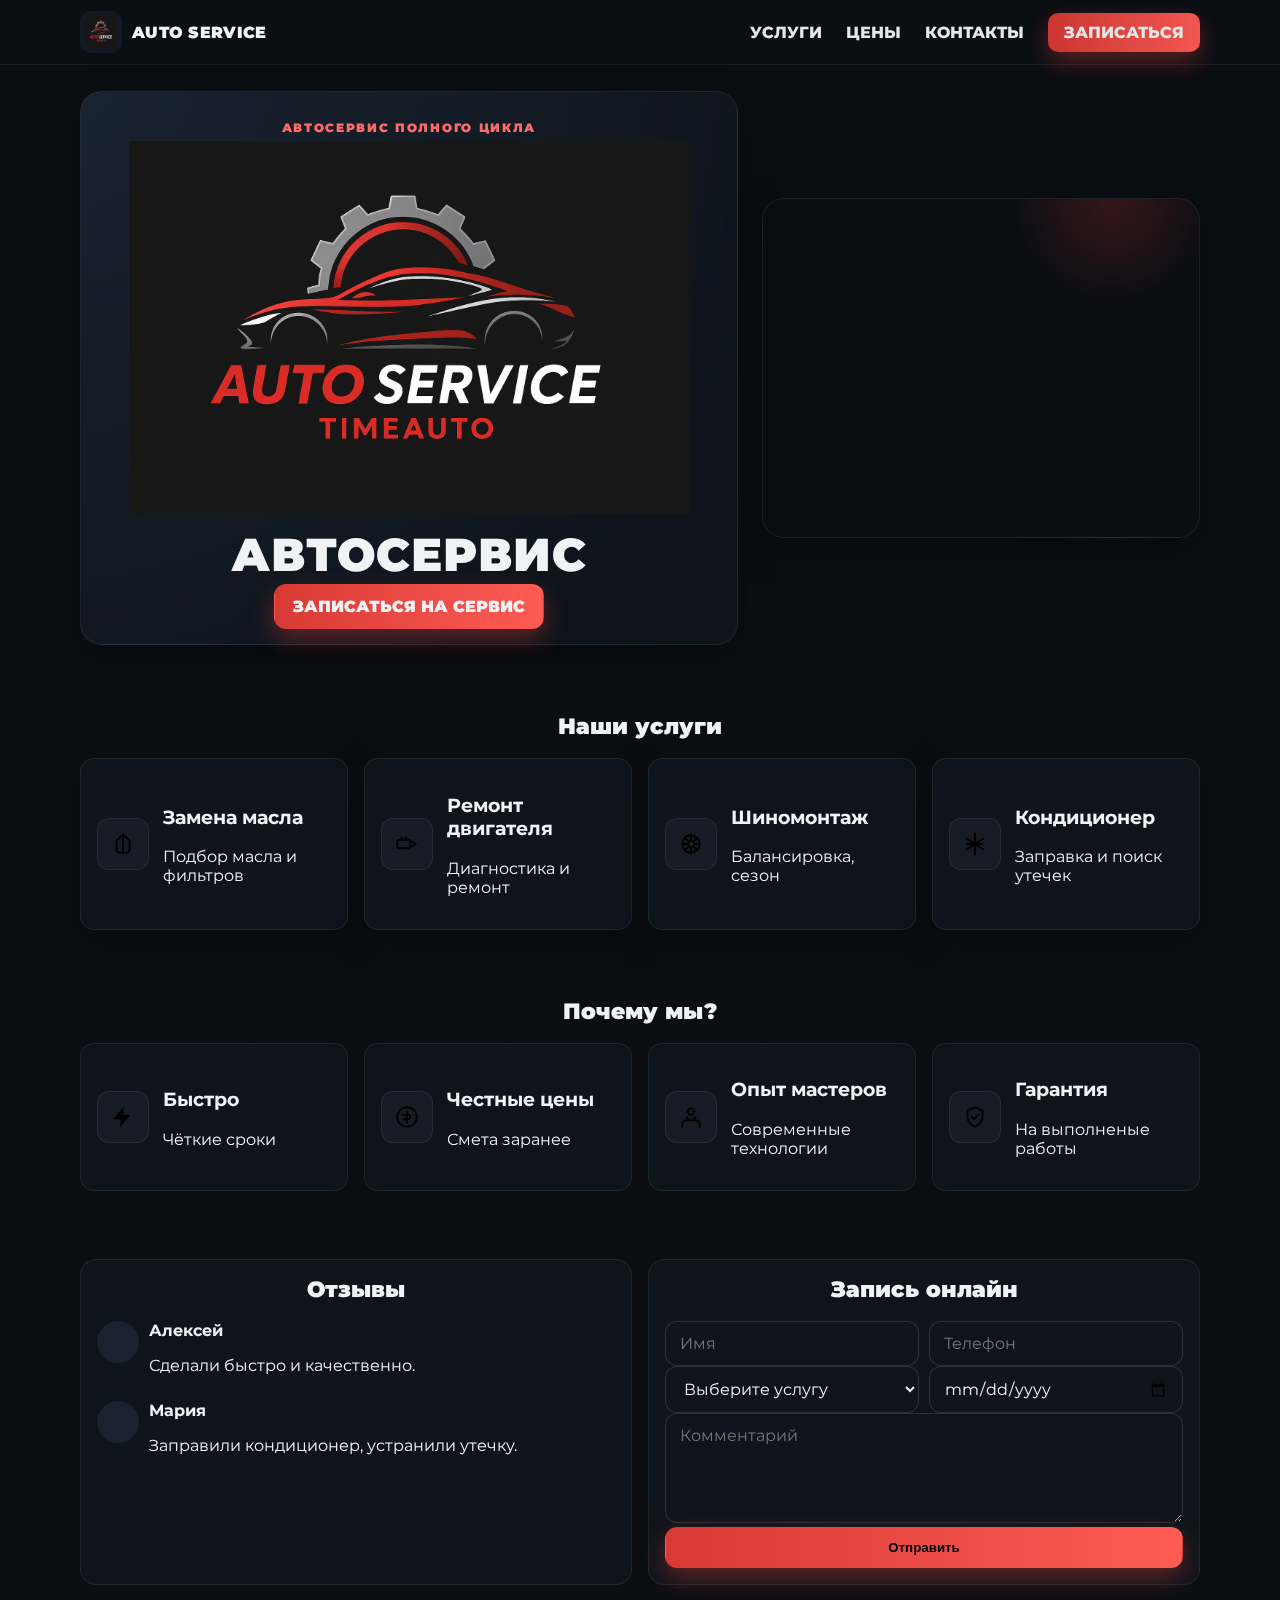
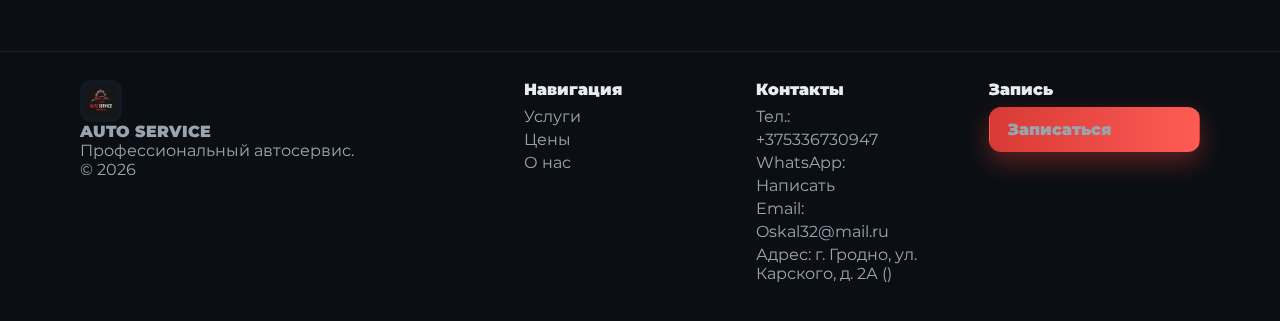
<file: index.html>
<!DOCTYPE html><html lang='ru'><head><title>AUTO SERVICE — автосервис</title><link rel='icon' href='assets/logo.png'/><link rel='stylesheet' href='assets/style.css' /><meta charset="UTF-8"/><meta name="viewport" content="width=device-width, initial-scale=1, viewport-fit=cover"/><meta name="theme-color" content="#0b0f14"/></head><body><header class="header"><div class="wrap nav">
      <a class="brand" href="index.html"><img class="brand-logo" src="assets/logo.png" alt="AUTO SERVICE"/><span>AUTO&nbsp;SERVICE</span></a>
      <input id="nav-toggle" type="checkbox"/><label for="nav-toggle" class="burger"><span></span></label>
      <nav class="menu"><a href="services.html">УСЛУГИ</a><a href="prices.html">ЦЕНЫ</a><a href="contacts.html">КОНТАКТЫ</a><a href="contacts.html#booking" class="cta">ЗАПИСАТЬСЯ</a></nav>
    </div></header>
<main class="hero">
  <div class="wrap hero-grid">
    <div class="hero-card">
      <div class="kicker">АВТОСЕРВИС ПОЛНОГО ЦИКЛА</div>
      <img class="hero-logo" src="assets/logo.png" alt="Логотип" />
      <div class="hero-title">АВТОСЕРВИС</div>
      <div class="hero-cta"><a class="btn primary" href="contacts.html#booking">ЗАПИСАТЬСЯ НА СЕРВИС</a></div>
    </div>
    <div class="hero-image" aria-label="Авто"></div>
  </div>
</main>

<section class="section">
  <div class="wrap">
    <h2 class="section-title">Наши услуги</h2>
    <div class="grid tiles">
      <a class="tile" href="services.html#oil"><div class="icon-sq"><img src="assets/icons/oil.svg"/></div><div><h3>Замена масла</h3><p class="muted">Подбор масла и фильтров</p></div></a>
      <a class="tile" href="services.html#engine"><div class="icon-sq"><img src="assets/icons/engine.svg"/></div><div><h3>Ремонт двигателя</h3><p class="muted">Диагностика и ремонт</p></div></a>
      <a class="tile" href="services.html#tires"><div class="icon-sq"><img src="assets/icons/tire.svg"/></div><div><h3>Шиномонтаж</h3><p class="muted">Балансировка, сезон</p></div></a>
      <a class="tile" href="services.html#ac"><div class="icon-sq"><img src="assets/icons/snow.svg"/></div><div><h3>Кондиционер</h3><p class="muted">Заправка и поиск утечек</p></div></a>
    </div>
  </div>
</section>

<section class="section">
  <div class="wrap">
    <h2 class="section-title">Почему мы?</h2>
    <div class="grid features">
      <div class="feature"><div class="icon-sq"><img src="assets/icons/bolt.svg"/></div><div><h3>Быстро</h3><p class="muted">Чёткие сроки</p></div></div>
      <div class="feature"><div class="icon-sq"><img src="assets/icons/dollar.svg"/></div><div><h3>Честные цены</h3><p class="muted">Смета заранее</p></div></div>
      <div class="feature"><div class="icon-sq"><img src="assets/icons/mech.svg"/></div><div><h3>Опыт мастеров</h3><p class="muted">Современные технологии</p></div></div>
      <div class="feature"><div class="icon-sq"><img src="assets/icons/shield.svg"/></div><div><h3>Гарантия</h3><p class="muted">На выполненые работы</p></div></div>
    </div>
  </div>
</section>

<section class="section">
  <div class="wrap two">
    <div class="card">
      <h2 class="section-title">Отзывы</h2>
      <div class="review"><div class="avatar"></div><div><strong>Алексей</strong><p class="muted">Сделали быстро и качественно.</p></div></div>
      <div class="review"><div class="avatar"></div><div><strong>Мария</strong><p class="muted">Заправили кондиционер, устранили утечку.</p></div></div>
    </div>
    <div class="card">
      <h2 class="section-title">Запись онлайн</h2>
      <form class="form" id="form-index">
        <div class="row"><input name="name" placeholder="Имя" required/><input name="phone" placeholder="Телефон" required/></div>
        <div class="row">
          <select name="service" required>
            <option value="" disabled selected>Выберите услугу</option>
            <option>Замена масла</option><option>Тормозная система</option><option>Подвеска</option>
            <option>Шиномонтаж</option><option>Кондиционер</option><option>Диагностика</option>
          </select>
          <input type="date" name="date"/>
        </div>
        <textarea name="msg" placeholder="Комментарий"></textarea>
        <button class="btn primary w100" type="submit">Отправить</button>
      </form>
    </div>
  </div>
</section>
<footer class="footer"><div class="wrap footer-grid">
      <div><img src="assets/logo.png" class="brand-logo small" alt=""/><div class="brand-name" style="font-weight:900">AUTO SERVICE</div><div class="muted">Профессиональный автосервис.</div><div class="muted">© <span id="year"></span></div></div>
      <div><div class="footer-title">Навигация</div><a href="services.html">Услуги</a><a href="prices.html">Цены</a><a href="about.html">О нас</a></div>
      <div><div class="footer-title">Контакты</div><div>Тел.: <a id="footerPhone" href="#">+375336730947</a></div><div>WhatsApp: <a id="footerWA" href="#">Написать</a></div><div>Email: <a href="mailto:Oskal32@mail.ru">Oskal32@mail.ru</a></div><div>Адрес: г. Гродно, ул. Карского, д. 2А ()</div></div>
      <div><div class="footer-title">Запись</div><a class="btn primary" href="contacts.html#booking">Записаться</a></div>
    </div><script src="assets/main.js"></script></footer></body></html>
</file>
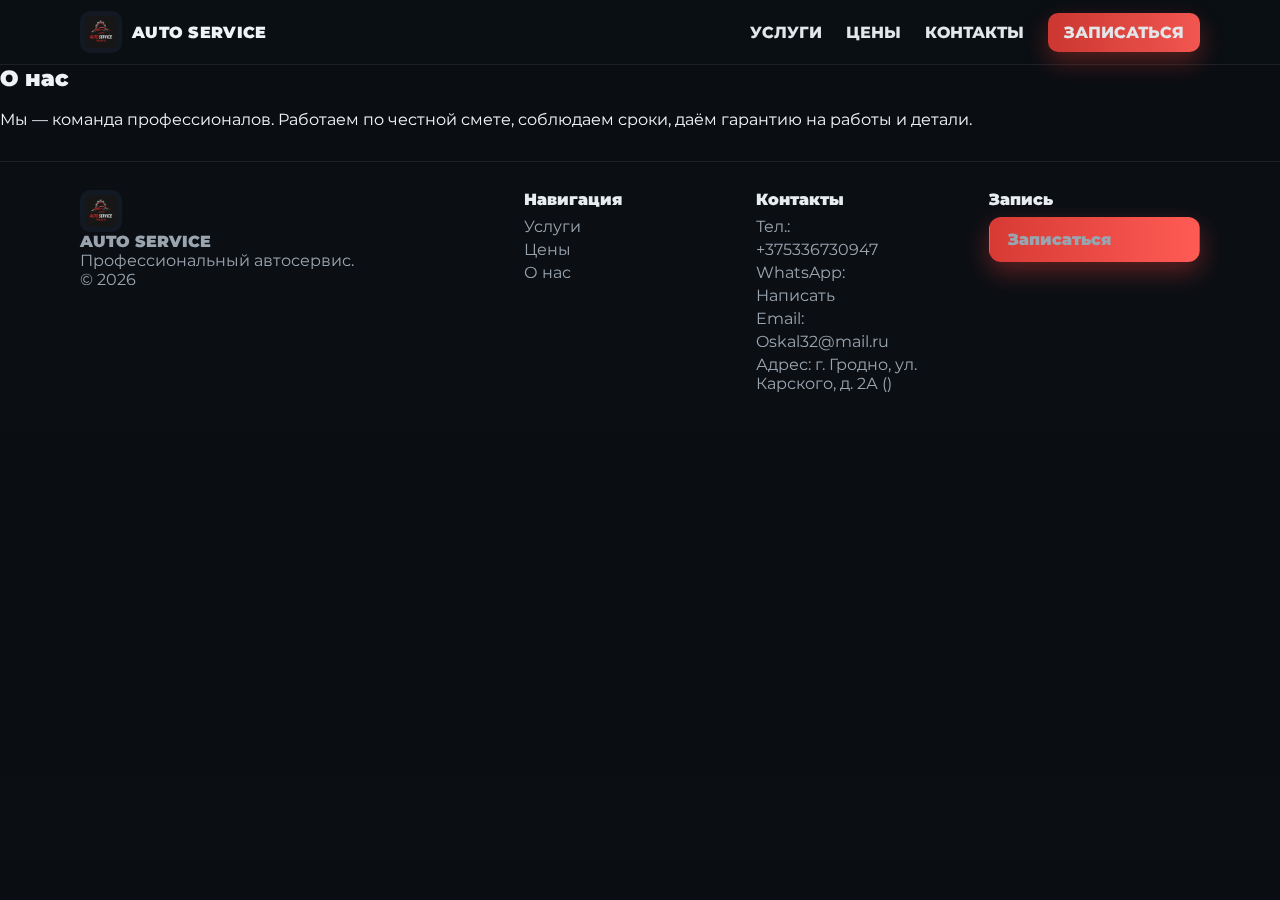
<file: about.html>
<!DOCTYPE html><html lang='ru'><head><title>О нас — AUTO SERVICE</title><link rel='icon' href='assets/logo.png'/><link rel='stylesheet' href='assets/style.css' /><meta charset="UTF-8"/><meta name="viewport" content="width=device-width, initial-scale=1, viewport-fit=cover"/><meta name="theme-color" content="#0b0f14"/></head><body><header class="header"><div class="wrap nav">
      <a class="brand" href="index.html"><img class="brand-logo" src="assets/logo.png" alt="AUTO SERVICE"/><span>AUTO&nbsp;SERVICE</span></a>
      <input id="nav-toggle" type="checkbox"/><label for="nav-toggle" class="burger"><span></span></label>
      <nav class="menu"><a href="services.html">УСЛУГИ</a><a href="prices.html">ЦЕНЫ</a><a href="contacts.html">КОНТАКТЫ</a><a href="contacts.html#booking" class="cta">ЗАПИСАТЬСЯ</a></nav>
    </div></header><h1 class='section-title' style='text-align:left'>О нас</h1><p>Мы — команда профессионалов. Работаем по честной смете, соблюдаем сроки, даём гарантию на работы и детали.</p><footer class="footer"><div class="wrap footer-grid">
      <div><img src="assets/logo.png" class="brand-logo small" alt=""/><div class="brand-name" style="font-weight:900">AUTO SERVICE</div><div class="muted">Профессиональный автосервис.</div><div class="muted">© <span id="year"></span></div></div>
      <div><div class="footer-title">Навигация</div><a href="services.html">Услуги</a><a href="prices.html">Цены</a><a href="about.html">О нас</a></div>
      <div><div class="footer-title">Контакты</div><div>Тел.: <a id="footerPhone" href="#">+375336730947</a></div><div>WhatsApp: <a id="footerWA" href="#">Написать</a></div><div>Email: <a href="mailto:Oskal32@mail.ru">Oskal32@mail.ru</a></div><div>Адрес: г. Гродно, ул. Карского, д. 2А ()</div></div>
      <div><div class="footer-title">Запись</div><a class="btn primary" href="contacts.html#booking">Записаться</a></div>
    </div><script src="assets/main.js"></script></footer></body></html>
</file>
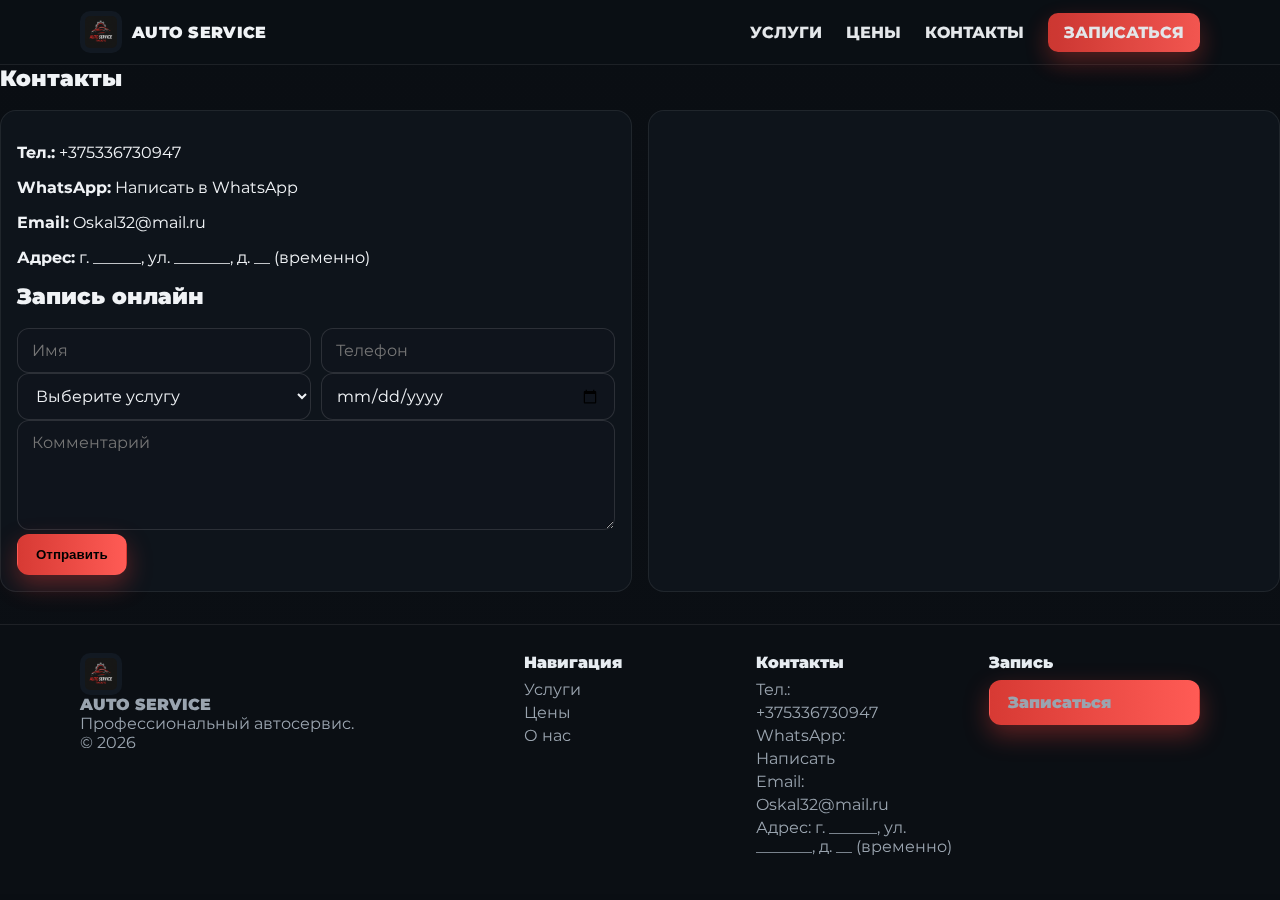
<file: contacts.html>
<!DOCTYPE html><html lang='ru'><head><title>Контакты — AUTO SERVICE</title><link rel='icon' href='assets/logo.png'/><link rel='stylesheet' href='assets/style.css' /><meta charset="UTF-8"/><meta name="viewport" content="width=device-width, initial-scale=1, viewport-fit=cover"/><meta name="theme-color" content="#0b0f14"/></head><body><header class="header"><div class="wrap nav">
      <a class="brand" href="index.html"><img class="brand-logo" src="assets/logo.png" alt="AUTO SERVICE"/><span>AUTO&nbsp;SERVICE</span></a>
      <input id="nav-toggle" type="checkbox"/><label for="nav-toggle" class="burger"><span></span></label>
      <nav class="menu"><a href="services.html">УСЛУГИ</a><a href="prices.html">ЦЕНЫ</a><a href="contacts.html">КОНТАКТЫ</a><a href="contacts.html#booking" class="cta">ЗАПИСАТЬСЯ</a></nav>
    </div></header>
<h1 class="section-title" style="text-align:left">Контакты</h1>
<div class="two">
  <div class="card">
    <p><strong>Тел.:</strong> <a id="contactPhone" href="#">+375336730947</a></p>
    <p><strong>WhatsApp:</strong> <a id="contactWA" href="#">Написать в WhatsApp</a></p>
    <p><strong>Email:</strong> <a id="contactEmail" href="mailto:Oskal32@mail.ru">Oskal32@mail.ru</a></p>
    <p><strong>Адрес:</strong> г. ______, ул. _______, д. __ (временно)</p>
    <div class="section-title" id="booking" style="text-align:left;margin-top:6px">Запись онлайн</div>
    <form class="form" id="form-contacts">
      <div class="row"><input name="name" placeholder="Имя" required/><input name="phone" placeholder="Телефон" required/></div>
      <div class="row"><select name="service" required>
        <option value="" disabled selected>Выберите услугу</option>
        <option>Замена масла</option><option>Тормозная система</option><option>Подвеска</option>
        <option>Шиномонтаж</option><option>Кондиционер</option><option>Диагностика</option>
      </select><input type="date" name="date"/></div>
      <textarea name="msg" placeholder="Комментарий"></textarea>
      <button class="btn primary" type="submit">Отправить</button>
    </form>
  </div>
  <div class="card"><iframe title="Карта" src="https://www.openstreetmap.org/export/embed.html?bbox=27.545%2C53.9%2C27.565%2C53.91&layer=mapnik" style="border:0;width:100%;height:100%;min-height:320px;border-radius:16px"></iframe></div>
</div>
<footer class="footer"><div class="wrap footer-grid">
      <div><img src="assets/logo.png" class="brand-logo small" alt=""/><div class="brand-name" style="font-weight:900">AUTO SERVICE</div><div class="muted">Профессиональный автосервис.</div><div class="muted">© <span id="year"></span></div></div>
      <div><div class="footer-title">Навигация</div><a href="services.html">Услуги</a><a href="prices.html">Цены</a><a href="about.html">О нас</a></div>
      <div><div class="footer-title">Контакты</div><div>Тел.: <a id="footerPhone" href="#">+375336730947</a></div><div>WhatsApp: <a id="footerWA" href="#">Написать</a></div><div>Email: <a href="mailto:Oskal32@mail.ru">Oskal32@mail.ru</a></div><div>Адрес: г. ______, ул. _______, д. __ (временно)</div></div>
      <div><div class="footer-title">Запись</div><a class="btn primary" href="contacts.html#booking">Записаться</a></div>
    </div><script src="assets/main.js"></script></footer></body></html>
</file>
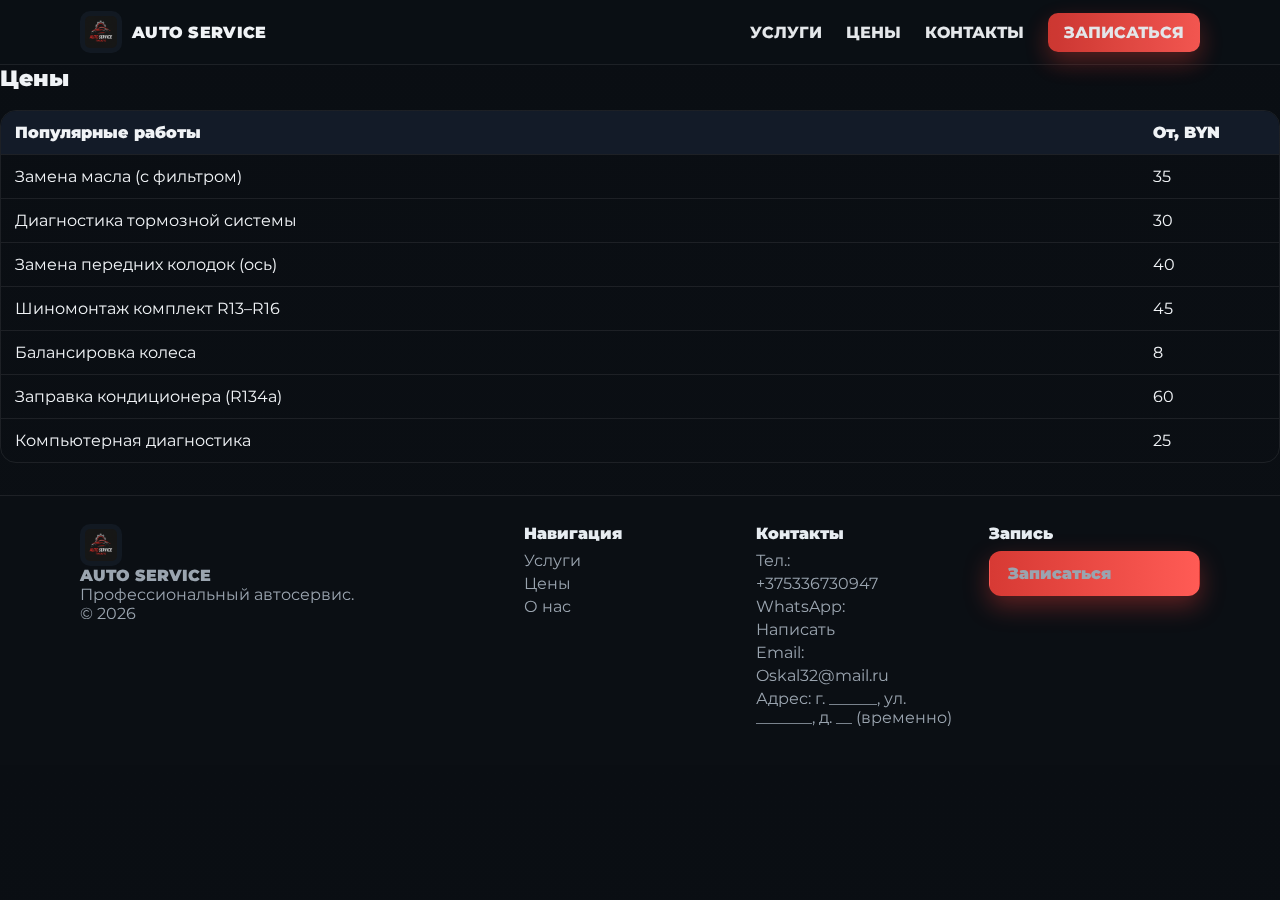
<file: prices.html>
<!DOCTYPE html><html lang='ru'><head><title>Цены — AUTO SERVICE</title><link rel='icon' href='assets/logo.png'/><link rel='stylesheet' href='assets/style.css' /><meta charset="UTF-8"/><meta name="viewport" content="width=device-width, initial-scale=1, viewport-fit=cover"/><meta name="theme-color" content="#0b0f14"/></head><body><header class="header"><div class="wrap nav">
      <a class="brand" href="index.html"><img class="brand-logo" src="assets/logo.png" alt="AUTO SERVICE"/><span>AUTO&nbsp;SERVICE</span></a>
      <input id="nav-toggle" type="checkbox"/><label for="nav-toggle" class="burger"><span></span></label>
      <nav class="menu"><a href="services.html">УСЛУГИ</a><a href="prices.html">ЦЕНЫ</a><a href="contacts.html">КОНТАКТЫ</a><a href="contacts.html#booking" class="cta">ЗАПИСАТЬСЯ</a></nav>
    </div></header>
<h1 class="section-title" style="text-align:left">Цены</h1>
<div class="table">
  <div class="tr th"><div>Популярные работы</div><div>От, BYN</div></div>
  <div class="tr"><div>Замена масла (с фильтром)</div><div>35</div></div>
  <div class="tr"><div>Диагностика тормозной системы</div><div>30</div></div>
  <div class="tr"><div>Замена передних колодок (ось)</div><div>40</div></div>
  <div class="tr"><div>Шиномонтаж комплект R13–R16</div><div>45</div></div>
  <div class="tr"><div>Балансировка колеса</div><div>8</div></div>
  <div class="tr"><div>Заправка кондиционера (R134a)</div><div>60</div></div>
  <div class="tr"><div>Компьютерная диагностика</div><div>25</div></div>
</div>
<footer class="footer"><div class="wrap footer-grid">
      <div><img src="assets/logo.png" class="brand-logo small" alt=""/><div class="brand-name" style="font-weight:900">AUTO SERVICE</div><div class="muted">Профессиональный автосервис.</div><div class="muted">© <span id="year"></span></div></div>
      <div><div class="footer-title">Навигация</div><a href="services.html">Услуги</a><a href="prices.html">Цены</a><a href="about.html">О нас</a></div>
      <div><div class="footer-title">Контакты</div><div>Тел.: <a id="footerPhone" href="#">+375336730947</a></div><div>WhatsApp: <a id="footerWA" href="#">Написать</a></div><div>Email: <a href="mailto:Oskal32@mail.ru">Oskal32@mail.ru</a></div><div>Адрес: г. ______, ул. _______, д. __ (временно)</div></div>
      <div><div class="footer-title">Запись</div><a class="btn primary" href="contacts.html#booking">Записаться</a></div>
    </div><script src="assets/main.js"></script></footer></body></html>
</file>
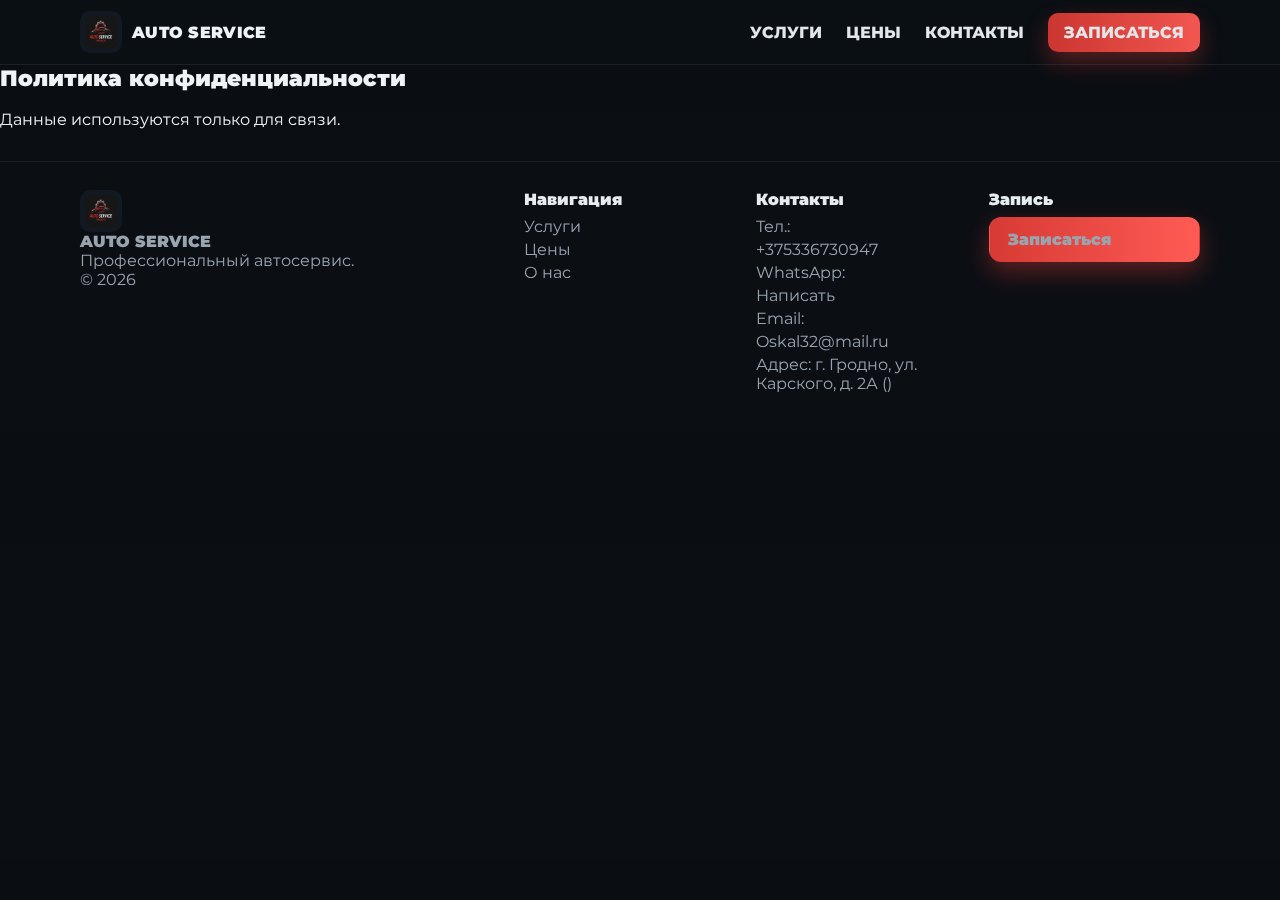
<file: privacy.html>
<!DOCTYPE html><html lang='ru'><head><title>Политика — AUTO SERVICE</title><link rel='icon' href='assets/logo.png'/><link rel='stylesheet' href='assets/style.css' /><meta charset="UTF-8"/><meta name="viewport" content="width=device-width, initial-scale=1, viewport-fit=cover"/><meta name="theme-color" content="#0b0f14"/></head><body><header class="header"><div class="wrap nav">
      <a class="brand" href="index.html"><img class="brand-logo" src="assets/logo.png" alt="AUTO SERVICE"/><span>AUTO&nbsp;SERVICE</span></a>
      <input id="nav-toggle" type="checkbox"/><label for="nav-toggle" class="burger"><span></span></label>
      <nav class="menu"><a href="services.html">УСЛУГИ</a><a href="prices.html">ЦЕНЫ</a><a href="contacts.html">КОНТАКТЫ</a><a href="contacts.html#booking" class="cta">ЗАПИСАТЬСЯ</a></nav>
    </div></header><h1 class='section-title' style='text-align:left'>Политика конфиденциальности</h1><p>Данные используются только для связи.</p><footer class="footer"><div class="wrap footer-grid">
      <div><img src="assets/logo.png" class="brand-logo small" alt=""/><div class="brand-name" style="font-weight:900">AUTO SERVICE</div><div class="muted">Профессиональный автосервис.</div><div class="muted">© <span id="year"></span></div></div>
      <div><div class="footer-title">Навигация</div><a href="services.html">Услуги</a><a href="prices.html">Цены</a><a href="about.html">О нас</a></div>
      <div><div class="footer-title">Контакты</div><div>Тел.: <a id="footerPhone" href="#">+375336730947</a></div><div>WhatsApp: <a id="footerWA" href="#">Написать</a></div><div>Email: <a href="mailto:Oskal32@mail.ru">Oskal32@mail.ru</a></div><div>Адрес: г. Гродно, ул. Карского, д. 2А ()</div></div>
      <div><div class="footer-title">Запись</div><a class="btn primary" href="contacts.html#booking">Записаться</a></div>
    </div><script src="assets/main.js"></script></footer></body></html>
</file>
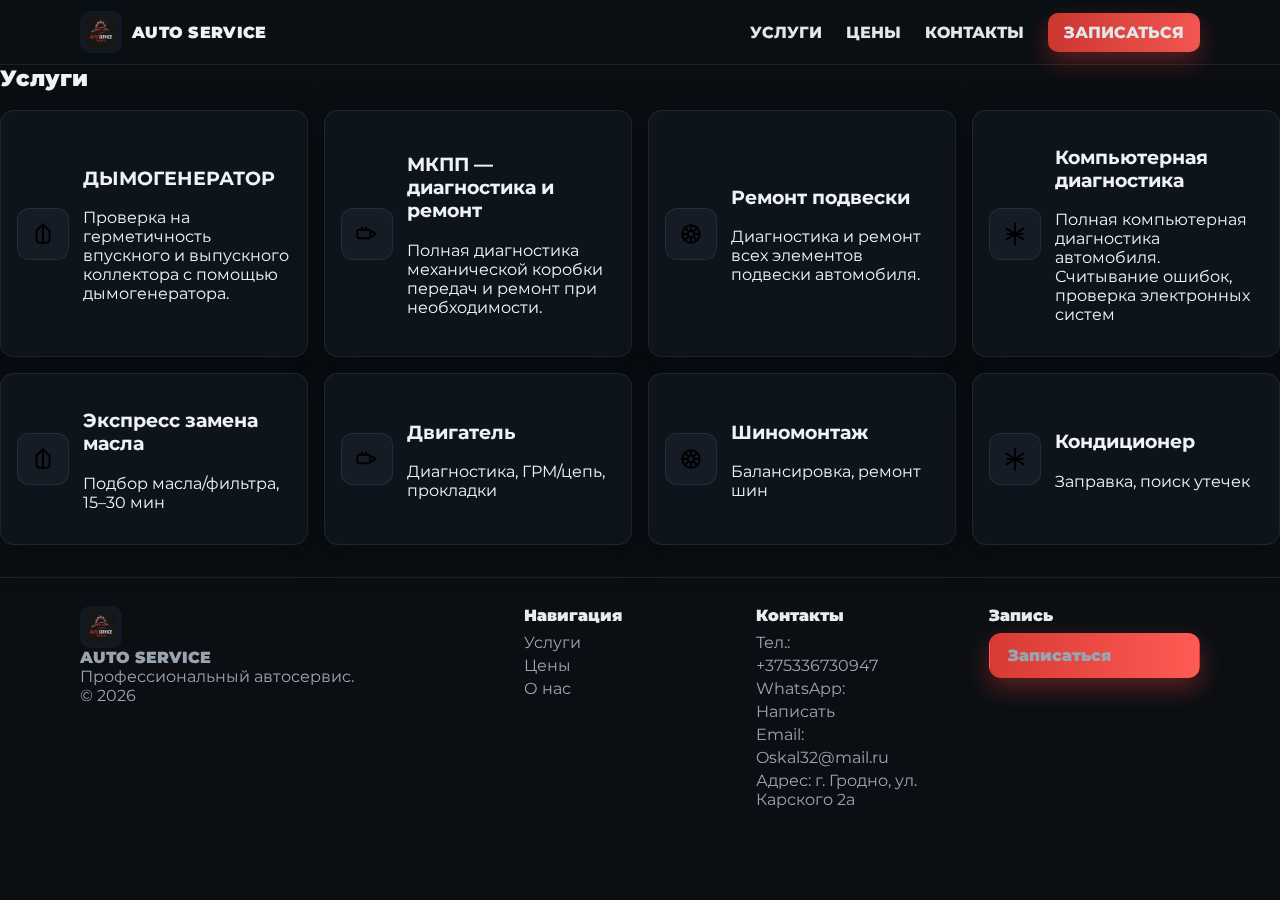
<file: services.html>
<!DOCTYPE html><html lang='ru'><head><title>Услуги — AUTO SERVICE</title><link rel='icon' href='assets/logo.png'/><link rel='stylesheet' href='assets/style.css' /><meta charset='UTF-8'/><meta name='viewport' content='width=device-width, initial-scale=1, viewport-fit=cover'/></head><body><header class="header"><div class="wrap nav">
      <a class="brand" href="index.html"><img class="brand-logo" src="assets/logo.png" alt="AUTO SERVICE"/><span>AUTO&nbsp;SERVICE</span></a>
      <input id="nav-toggle" type="checkbox"/><label for="nav-toggle" class="burger"><span></span></label>
      <nav class="menu"><a href="services.html">УСЛУГИ</a><a href="prices.html">ЦЕНЫ</a><a href="contacts.html">КОНТАКТЫ</a><a href="contacts.html#booking" class="cta">ЗАПИСАТЬСЯ</a></nav>
    </div></header>
<h1 class="section-title" style="text-align:left">Услуги</h1>
<div class="grid tiles">
  <div id="oil" class="tile"><div class="icon-sq"><img src="assets/icons/oil.svg"/></div><div><h3>ДЫМОГЕНЕРАТОР</h3><p class="muted">Проверка на герметичность впускного и выпускного коллектора с помощью дымогенератора.</p></div></div>
  <div id="engine" class="tile"><div class="icon-sq"><img src="assets/icons/engine.svg"/></div><div><h3>МКПП — диагностика и ремонт</h3><p class="muted">Полная диагностика механической коробки передач и ремонт при необходимости.</p></div></div>
  <div id="tires" class="tile"><div class="icon-sq"><img src="assets/icons/tire.svg"/></div><div><h3> Ремонт подвески</h3><p class="muted"> Диагностика и ремонт всех элементов подвески автомобиля.</p></div></div>
  <div id="ac" class="tile"><div class="icon-sq"><img src="assets/icons/snow.svg"/></div><div><h3>Компьютерная диагностика</h3><p class="muted">Полная компьютерная диагностика автомобиля. Считывание ошибок, проверка электронных систем  </p></div></div>
<div id="oil" class="tile"><div class="icon-sq"><img src="assets/icons/oil.svg"/></div><div><h3>Экспресс замена масла</h3><p class="muted">Подбор масла/фильтра, 15–30 мин</p></div></div>
  <div id="engine" class="tile"><div class="icon-sq"><img src="assets/icons/engine.svg"/></div><div><h3>Двигатель</h3><p class="muted">Диагностика, ГРМ/цепь, прокладки</p></div></div>
  <div id="tires" class="tile"><div class="icon-sq"><img src="assets/icons/tire.svg"/></div><div><h3>Шиномонтаж</h3><p class="muted">Балансировка, ремонт шин</p></div></div>
  <div id="ac" class="tile"><div class="icon-sq"><img src="assets/icons/snow.svg"/></div><div><h3>Кондиционер</h3><p class="muted">Заправка, поиск утечек</p></div></div>

</div>
<footer class="footer"><div class="wrap footer-grid">
      <div><img src="assets/logo.png" class="brand-logo small" alt=""/><div class="brand-name" style="font-weight:900">AUTO SERVICE</div><div class="muted">Профессиональный автосервис.</div><div class="muted">© <span id="year"></span></div></div>
      <div><div class="footer-title">Навигация</div><a href="services.html">Услуги</a><a href="prices.html">Цены</a><a href="about.html">О нас</a></div>
      <div><div class="footer-title">Контакты</div><div>Тел.: <a id="footerPhone" href="#">+375336730947</a></div><div>WhatsApp: <a id="footerWA" href="#">Написать</a></div><div>Email: <a href="mailto:Oskal32@mail.ru">Oskal32@mail.ru</a></div><div>Адрес: г. Гродно, ул. Карского 2а</div></div>
      <div><div class="footer-title">Запись</div><a class="btn primary" href="contacts.html#booking">Записаться</a></div>
    </div><script src="assets/main.js"></script></footer></body></html>
</file>
<file: assets/style.css>
@import url('https://fonts.googleapis.com/css2?family=Montserrat:wght@400;600;700;800;900&display=swap');
:root{
  --bg:#0b0f14; --panel:#0f141b; --card:#0e141b;
  --text:#f0f3f6; --muted:#b4bdc8; --brand:#d73a34; --brand2:#ff5b55;
  --stroke:rgba(255,255,255,.08);
  --radius:16px; --shadow:0 12px 36px rgba(0,0,0,.35);
}
*{box-sizing:border-box}
html{-webkit-text-size-adjust:100%;text-size-adjust:100%}
html,body{overflow-x:hidden}
body{margin:0;background:linear-gradient(180deg,#0a0e13 0%,#0b0f14 100%);color:var(--text);font-family:Montserrat,system-ui,-apple-system,Segoe UI,Roboto,Arial,sans-serif}
img{max-width:100%;display:block}
a{color:inherit;text-decoration:none}
.wrap{max-width:1160px;margin:0 auto;padding:0 20px}

/* Header */
.header{position:sticky;top:0;z-index:40;background:rgba(11,15,20,.9);backdrop-filter:saturate(160%) blur(6px);border-bottom:1px solid var(--stroke)}
.nav{display:flex;align-items:center;justify-content:space-between;height:64px}
.brand{display:flex;align-items:center;gap:10px;font-weight:900;letter-spacing:.3px}
.brand-logo{width:42px;height:42px;border-radius:10px;background:#121922;padding:5px}
.menu{display:flex;gap:24px;align-items:center}
.menu a{font-weight:800;opacity:.95}
.menu .cta{background:linear-gradient(90deg,var(--brand),var(--brand2));padding:10px 16px;border-radius:10px;box-shadow:0 10px 24px rgba(215,58,52,.4)}

/* Burger */
#nav-toggle{display:none}
.burger{display:none;width:40px;height:40px;place-items:center;border-radius:10px;background:#141922;cursor:pointer}
.burger span{width:18px;height:2px;background:#fff;position:relative;display:block}
.burger span:before,.burger span:after{content:"";position:absolute;left:0;width:18px;height:2px;background:#fff}
.burger span:before{top:-6px}.burger span:after{top:6px}
@media (max-width:760px){
  .menu{display:none;position:fixed;top:64px;left:0;right:0;background:#0b0f14;border-bottom:1px solid var(--stroke);padding:14px 20px;flex-direction:column;gap:10px}
  .burger{display:grid}
  #nav-toggle:checked ~ .menu{display:flex}
}

/* Hero */
.hero{padding:26px 0 34px}
.hero-grid{display:grid;grid-template-columns:1.2fr .8fr;gap:24px;align-items:center}
.hero-card{background:radial-gradient(120% 140% at -10% -10%,#1b2432,#0d141c);border:1px solid var(--stroke);border-radius:22px;padding:28px;box-shadow:var(--shadow);text-align:center}
.kicker{color:#ff6b66;font-weight:900;letter-spacing:.14em;font-size:12px;margin-bottom:6px}
.hero-logo{max-width:560px;margin:6px auto 12px}
.hero-title{font-weight:900;font-size:46px;letter-spacing:.02em;margin:0 0 14px}
.btn{padding:12px 18px;border-radius:12px;font-weight:900;border:1px solid var(--stroke);background:#131a23}
.btn.primary{background:linear-gradient(90deg,var(--brand),var(--brand2));border-color:transparent;box-shadow:0 10px 24px rgba(215,58,52,.4)}
.hero-image{border-radius:22px;height:340px;background:
  radial-gradient(60% 80% at 80% 0%, rgba(233,58,54,.2), transparent 40%),
  url('https://images.unsplash.com/photo-1542362567-b07e54358753?q=80&w=1600&auto=format&fit=crop') center/cover;
  box-shadow:var(--shadow);border:1px solid var(--stroke)}

/* Sections */
.section{padding:34px 0}
.section-title{font-size:22px;font-weight:900;margin:0 0 18px;text-align:center}

/* Tiles */
.grid.tiles{display:grid;grid-template-columns:repeat(4,1fr);gap:16px}
.tile{display:flex;align-items:center;gap:14px;background:var(--card);border:1px solid var(--stroke);border-radius:14px;padding:16px;box-shadow:var(--shadow)}
.icon-sq{width:52px;height:52px;border-radius:12px;background:#151c26;border:1px solid var(--stroke);display:grid;place-items:center;flex:0 0 auto}
.icon-sq img{width:26px;height:26px;filter:invert(1)}

/* Features */
.grid.features{display:grid;grid-template-columns:repeat(4,1fr);gap:16px}
.feature{display:flex;align-items:center;gap:14px;background:var(--card);border:1px solid var(--stroke);border-radius:14px;padding:16px}

/* Reviews + form */
.two{display:grid;grid-template-columns:1fr 1fr;gap:16px}
.card{background:var(--card);border:1px solid var(--stroke);border-radius:16px;padding:16px}
.review{display:flex;gap:10px;margin:10px 0}
.review .avatar{width:42px;height:42px;border-radius:50%;background:#1a2230}
.form .row{display:grid;grid-template-columns:1fr 1fr;gap:10px}
input,select,textarea{width:100%;background:#0f141c;border:1px solid rgba(255,255,255,.12);color:var(--text);padding:12px 14px;border-radius:12px;font:inherit}
textarea{min-height:110px}
.w100{width:100%}

/* Table */
.table{margin-top:16px;border:1px solid var(--stroke);border-radius:16px;overflow:hidden}
.tr{display:grid;grid-template-columns:1fr 140px}
.tr>div{padding:12px 14px;border-top:1px solid var(--stroke)}
.tr.th{background:#131b28;font-weight:900}
.tr.th>div{border-top:0}

/* Footer */
.footer{padding:28px 0 38px;color:#9aa4af;border-top:1px solid var(--stroke);background:#0b0f14;margin-top:32px}
.footer-grid{display:grid;grid-template-columns:2fr 1fr 1fr 1fr;gap:22px}
.footer-title{font-weight:900;color:#e7ecf1;margin-bottom:8px}
.footer a{display:block;margin:4px 0}

/* Mobile */
@media (max-width:760px){
  .hero-grid{grid-template-columns:1fr}
  .hero-image{display:none}
  .hero-card{padding:20px}
  .hero-logo{max-width:340px}
  .hero-title{font-size:40px}
  .grid.tiles{grid-template-columns:repeat(2,1fr)}
  .grid.features{grid-template-columns:repeat(2,1fr)}
  .two{grid-template-columns:1fr}
}
@media (max-width:380px){
  .hero-title{font-size:34px}
  input,select,textarea{font-size:16px}
}
/* --- Mobile hard-fit fix --- */
@media (max-width: 430px){
  .wrap{ padding:0 12px; }
  .section{ padding:28px 0; }
  .section-title{ font-size:20px; }

  .hero-card{ padding:16px; }
  .hero-logo{ max-width:300px; }
  .hero-title{ font-size:34px; }

  .grid.tiles,
  .grid.features{ gap:10px; }

  .tile, .feature{
    padding:10px;
    min-height:92px;
    border-radius:12px;
  }

  .icon-sq{ width:42px; height:42px; }
  .icon-sq img{ width:20px; height:20px; }

  .tile h3, .feature h3{
    font-size:16px;
    line-height:1.15;
    word-break:break-word;
  }
  .tile p.muted, .feature p.muted{ font-size:12.5px; }

  /* футер не разъезжается */
  .footer-grid{ grid-template-columns:1fr 1fr; gap:14px; }
}

@media (max-width: 360px){
  .grid.tiles, .grid.features{ gap:8px; }
  .tile, .feature{ padding:8px; min-height:86px; }
  .brand-logo{ width:36px; height:36px; }
  .menu{ padding:12px; }
  .footer-grid{ grid-template-columns:1fr; }
}
</file>
